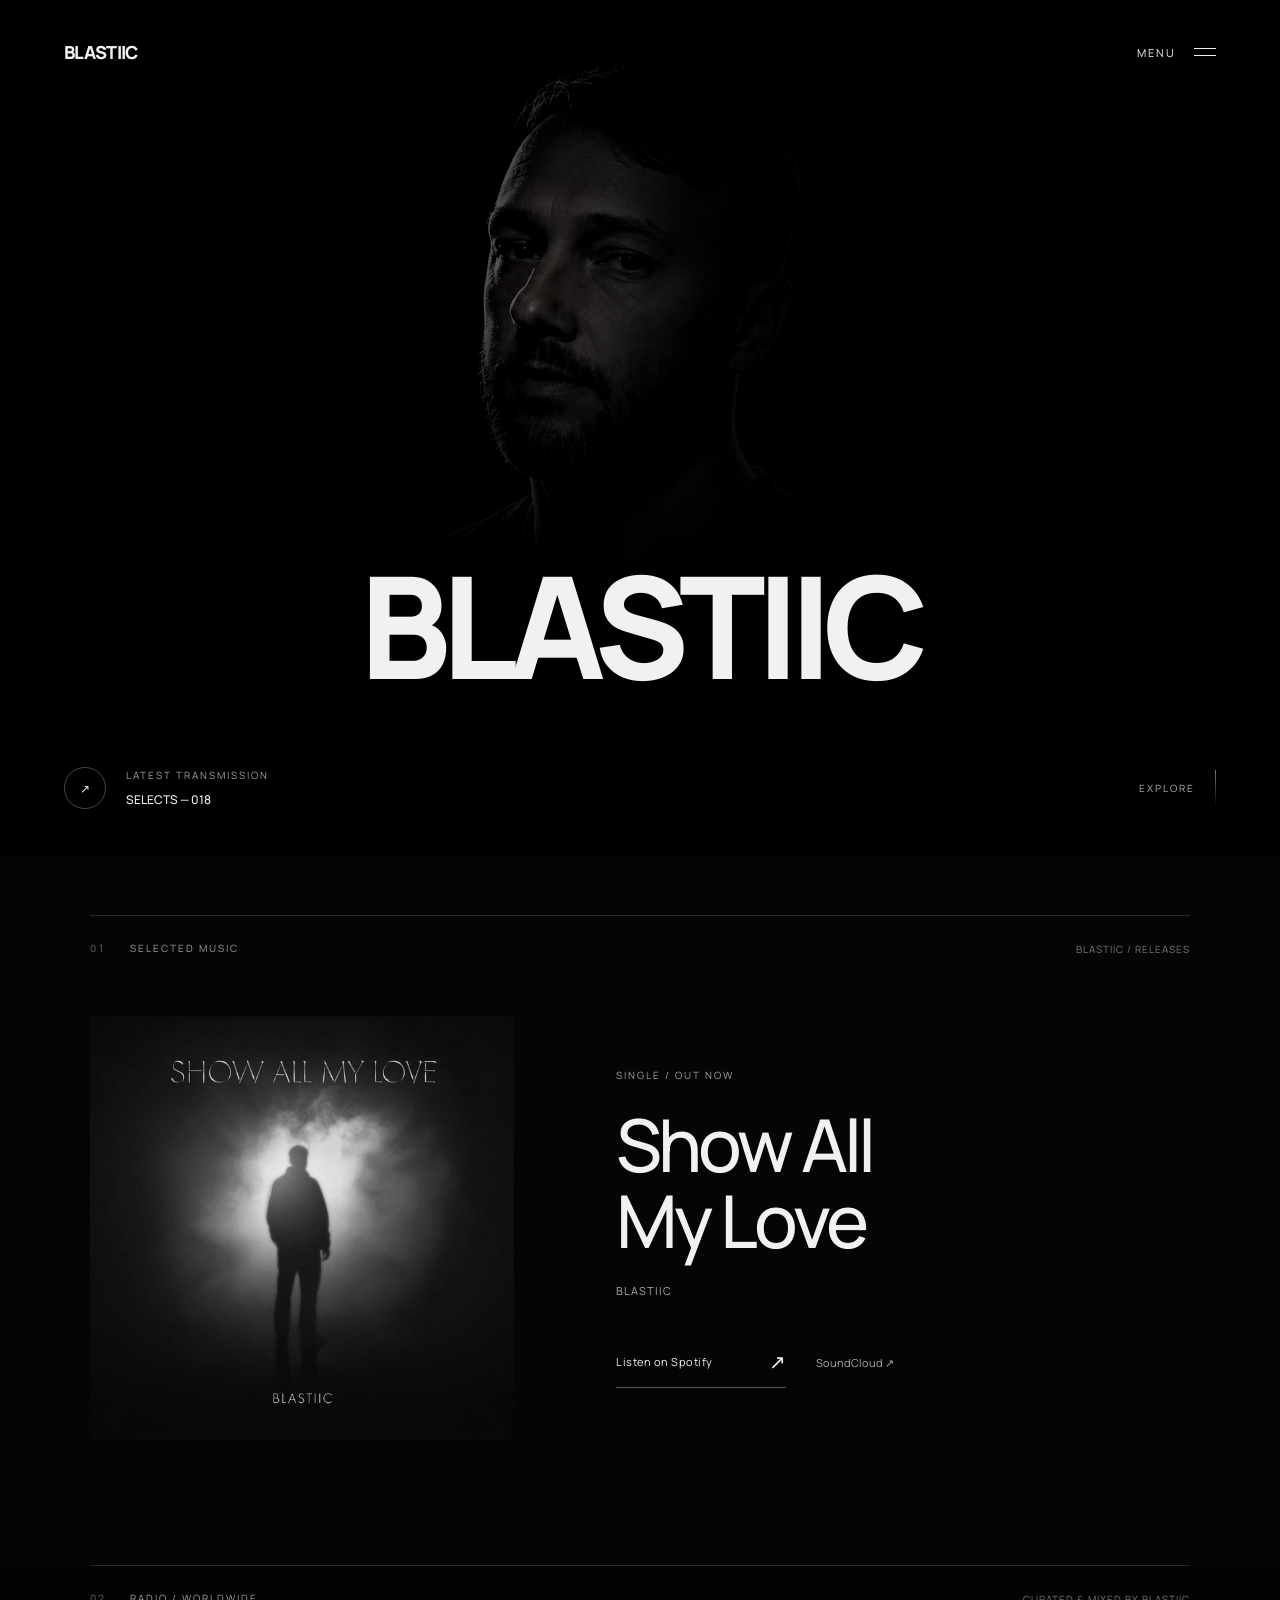
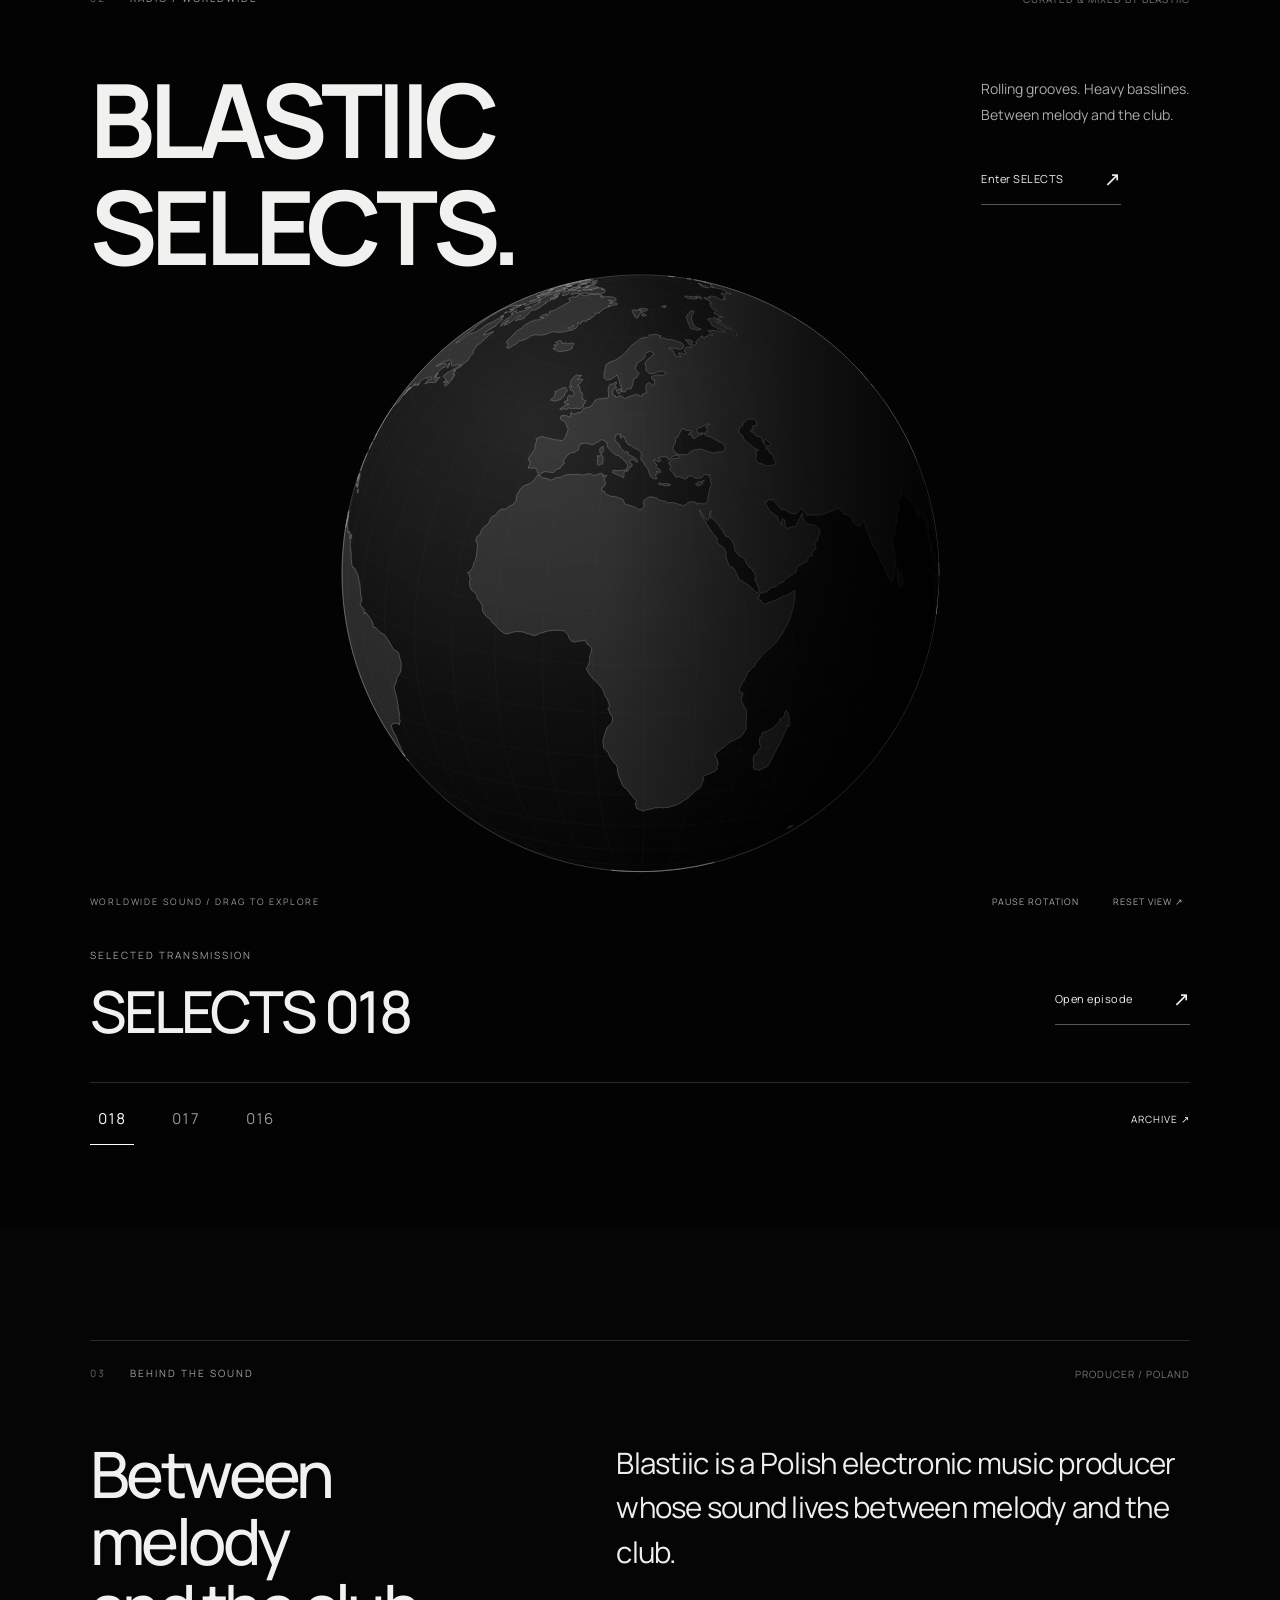
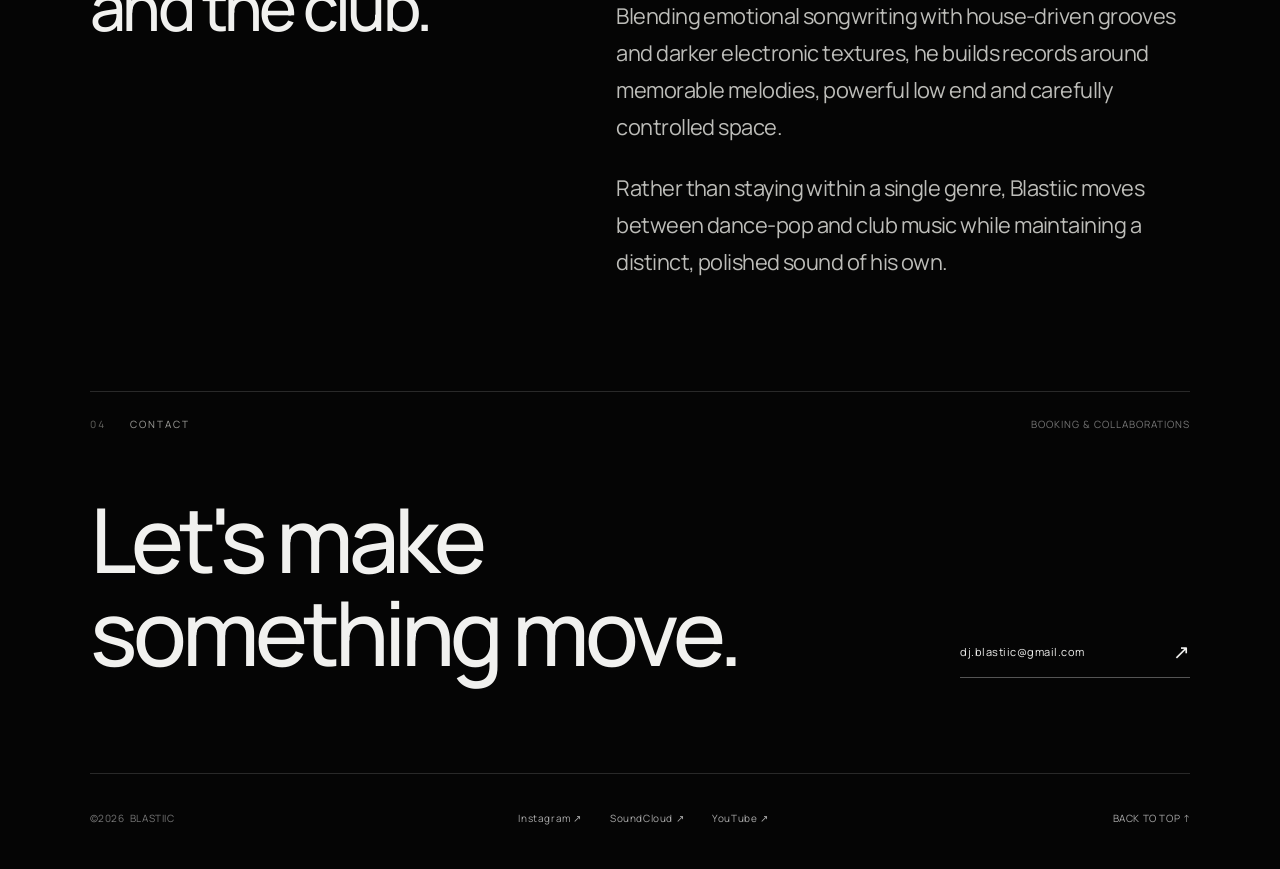
<file: index.html>
<!doctype html>
<html lang="en"><head><meta charset="utf-8"><meta name="viewport" content="width=device-width,initial-scale=1"><meta name="robots" content="index,follow"><title>BLASTIIC — Between melody and the club</title><meta name="description" content="BLASTIIC is a Polish electronic music producer whose sound lives between melody and the club. Discover his music and BLASTIIC SELECTS."><meta name="theme-color" content="#050505"><link rel="preload" href="assets/fonts/manrope-800.ttf" as="font" type="font/ttf" crossorigin><link rel="preload" href="assets/portrait.jpg" as="image"><link rel="stylesheet" href="site.css?v=20261008"><link rel="stylesheet" href="portrait-reveal.css?v=20261008"><link rel="canonical" href="https://blastiic.com/"><meta property="og:type" content="website"><meta property="og:title" content="BLASTIIC — Between melody and the club"><meta property="og:description" content="BLASTIIC is a Polish electronic music producer whose sound lives between melody and the club. Discover his music and BLASTIIC SELECTS."><meta property="og:url" content="https://blastiic.com/"><meta property="og:image" content="https://blastiic.com/assets/social-preview.jpg"><meta name="twitter:card" content="summary_large_image"></head><body>
<a class="skip-link" href="#mono-music">Skip to content</a><div id="blastiic-mono">
<section class="opening" id="mono-home" aria-label="BLASTIIC">
<header class="top"><a class="logo" href="#mono-home" aria-label="BLASTIIC home">BLASTIIC</a><button class="menu" type="button" aria-expanded="false" aria-controls="mono-menu">MENU <span class="lines" aria-hidden="true"></span></button></header>
<div class="portrait-shadow" aria-hidden="true"></div><div class="portrait-veil" aria-hidden="true"></div><img class="portrait" src="assets/portrait.jpg" alt="BLASTIIC portrait in shadow" fetchpriority="high" width="1920" height="1080">
<div class="hero-content"><h1>BLASTIIC</h1></div>
<div class="hero-bottom"><a class="latest-link" href="selects.html"><span class="circle" aria-hidden="true">↗</span><span><span class="meta" id="home-latest-status">LATEST TRANSMISSION</span><strong id="home-latest-title">SELECTS — 018</strong></span></a><a class="explore" href="#mono-music">EXPLORE <span class="vertical" aria-hidden="true"></span></a></div>
<div class="overlay" id="mono-menu" role="dialog" aria-modal="true" aria-label="Navigation" hidden><div class="overlay-top"><span class="logo">BLASTIIC</span><button class="close" type="button">CLOSE ×</button></div><nav class="overlay-nav" aria-label="Main navigation"><a href="#mono-music">Music ↗</a><a href="#mono-selects">Selects ↗</a><a href="#mono-about">About ↗</a><a href="#mono-contact">Contact ↗</a></nav><a class="overlay-bottom" href="mailto:dj.blastiic@gmail.com">dj.blastiic@gmail.com ↗</a></div></section>
<main>
<section class="section music" id="mono-music"><div class="section-top"><p class="section-label"><span>01</span> Selected music</p><span>BLASTIIC / RELEASES</span></div><article class="release-feature"><a class="release-cover" href="https://open.spotify.com/track/4KDV7RV1ReFd1Sumz1GZou" target="_blank" rel="noopener" aria-label="Listen to Show All My Love on Spotify"><img src="assets/show-all-my-love.jpg" width="640" height="640" loading="lazy" alt="Show All My Love official cover"></a><div class="release-copy"><p class="eyebrow">SINGLE / OUT NOW</p><h2>Show All<br>My Love</h2><p class="release-kind">BLASTIIC</p><div class="release-links"><a class="text-link" href="https://open.spotify.com/track/4KDV7RV1ReFd1Sumz1GZou" target="_blank" rel="noopener">Listen on Spotify <span aria-hidden="true">↗</span></a><a class="secondary" href="https://soundcloud.com/blastiic" target="_blank" rel="noopener">SoundCloud ↗</a></div></div></article></section>
<section class="section globe-section" id="mono-selects" aria-label="SELECTS — globe and episodes"><div class="section-top"><p class="section-label"><span>02</span> Radio / worldwide</p><span>CURATED & MIXED BY BLASTIIC</span></div><div class="globe-heading"><h2>BLASTIIC<br>SELECTS.</h2><div class="globe-copy"><p>Rolling grooves. Heavy basslines.<br>Between melody and the club.</p><a class="text-link" href="selects.html">Enter SELECTS <span aria-hidden="true">↗</span></a></div></div>
<div class="globe-stage"><svg class="world-globe" role="img" aria-label="Earth globe. Drag to explore continents"></svg><div class="globe-note">WORLDWIDE SOUND / DRAG TO EXPLORE</div><div class="globe-controls"><button id="globe-pause" type="button" hidden aria-pressed="false">PAUSE ROTATION</button><button id="globe-reset" type="button" hidden>RESET VIEW ↗</button></div></div>
<div class="transmission"><div><span class="meta" id="home-episode-status">SELECTED TRANSMISSION</span><div class="transmission-title" aria-live="polite">SELECTS 018</div></div><a class="episode-watch text-link" href="selects.html?episode=018">Open episode <span aria-hidden="true">↗</span></a></div><div class="episode-picker" aria-label="Choose an episode"><button type="button" data-episode="018" aria-pressed="true">018</button><button type="button" data-episode="017" aria-pressed="false">017</button><button type="button" data-episode="016" aria-pressed="false">016</button><a href="selects.html">ARCHIVE ↗</a></div></section>
<section class="section about" id="mono-about"><div class="section-top"><p class="section-label"><span>03</span> Behind the sound</p><span>PRODUCER / POLAND</span></div><div class="about-grid"><h2>Between melody<br>and the club.</h2><div><p class="lead">Blastiic is a Polish electronic music producer whose sound lives between melody and the club.</p><p>Blending emotional songwriting with house-driven grooves and darker electronic textures, he builds records around memorable melodies, powerful low end and carefully controlled space.</p><p>Rather than staying within a single genre, Blastiic moves between dance-pop and club music while maintaining a distinct, polished sound of his own.</p></div></div></section>
<section class="section contact" id="mono-contact"><div class="section-top"><p class="section-label"><span>04</span> Contact</p><span>BOOKING & COLLABORATIONS</span></div><div class="contact-layout"><h2>Let's make<br>something move.</h2><a class="text-link" href="mailto:dj.blastiic@gmail.com">dj.blastiic@gmail.com <span aria-hidden="true">↗</span></a></div></section>
</main><footer class="footer"><p class="copyright">© <span id="copyright-year">2026</span>&nbsp; BLASTIIC</p><div class="footer-links"><a href="https://www.instagram.com/blastiic_/" target="_blank" rel="noopener">Instagram ↗</a><a href="https://soundcloud.com/blastiic" target="_blank" rel="noopener">SoundCloud ↗</a><a href="https://www.youtube.com/channel/UCkW0Qg98-JCEIg1cCUazvpg" target="_blank" rel="noopener">YouTube ↗</a></div><a href="#mono-home">BACK TO TOP ↑</a></footer></div>
<script src="assets/vendor/d3.min.js" defer></script><script src="assets/vendor/topojson-client.min.js" defer></script><script src="site.js?v=20261101" defer></script><script src="portrait-reveal.js?v=20261008" defer></script></body></html>
</file>
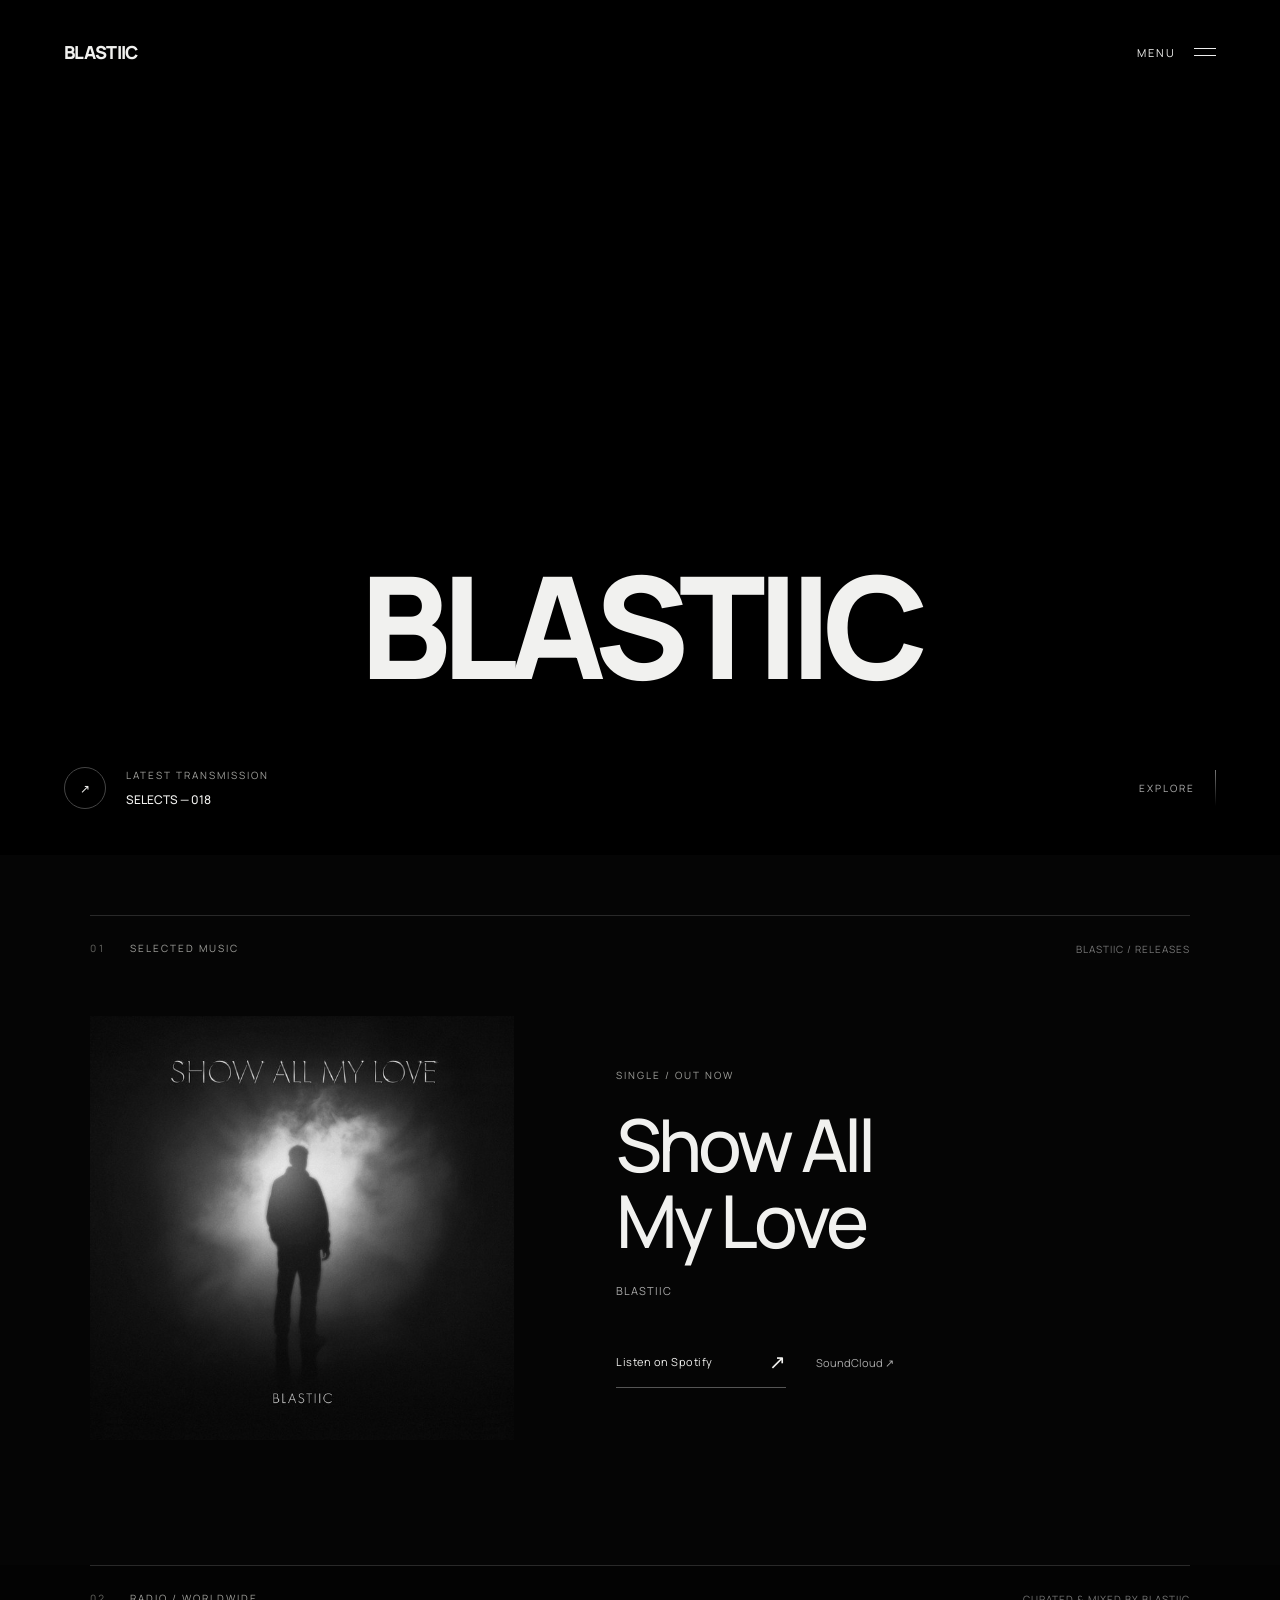
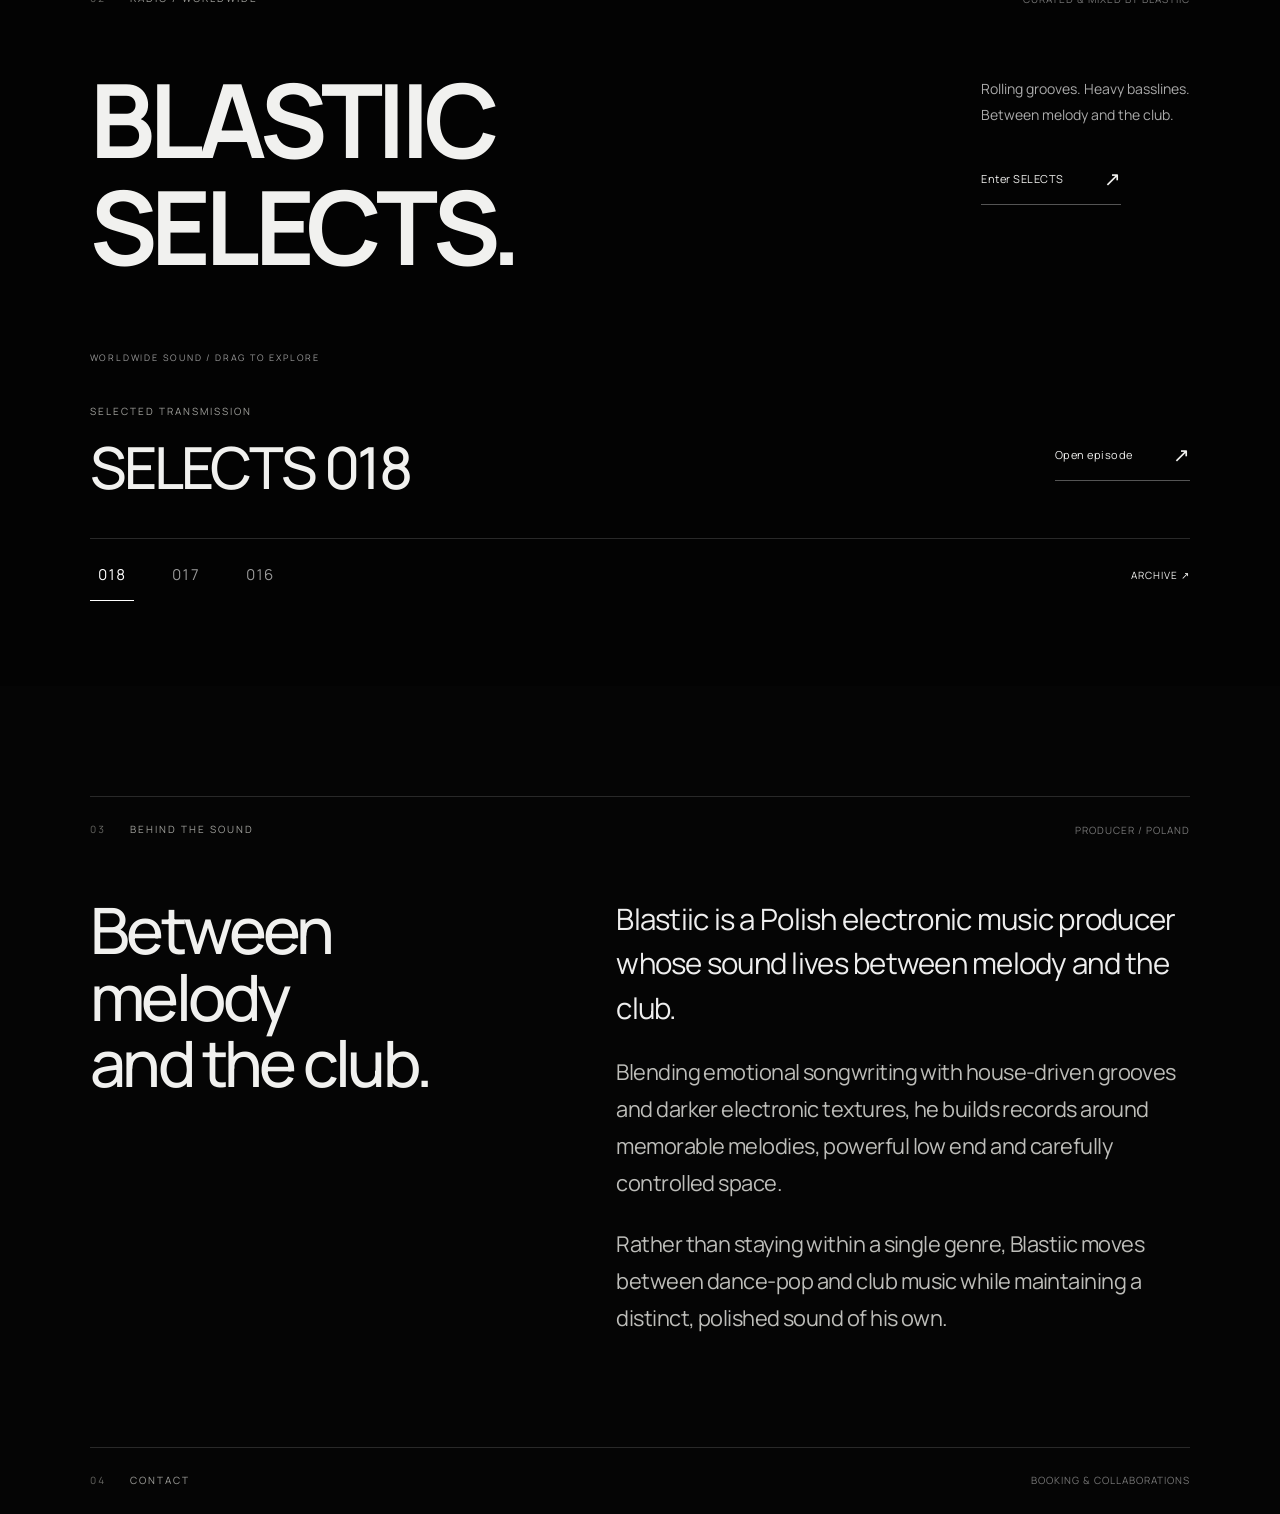
<file: about.html>
<!doctype html><html lang="en"><head><meta charset="utf-8"><meta name="viewport" content="width=device-width,initial-scale=1"><title>About BLASTIIC</title><link rel="canonical" href="https://blastiic.com/"> <meta http-equiv="refresh" content="0;url=/#mono-about"></head><body><a href="/#mono-about">About BLASTIIC ↗</a></body></html>
</file>
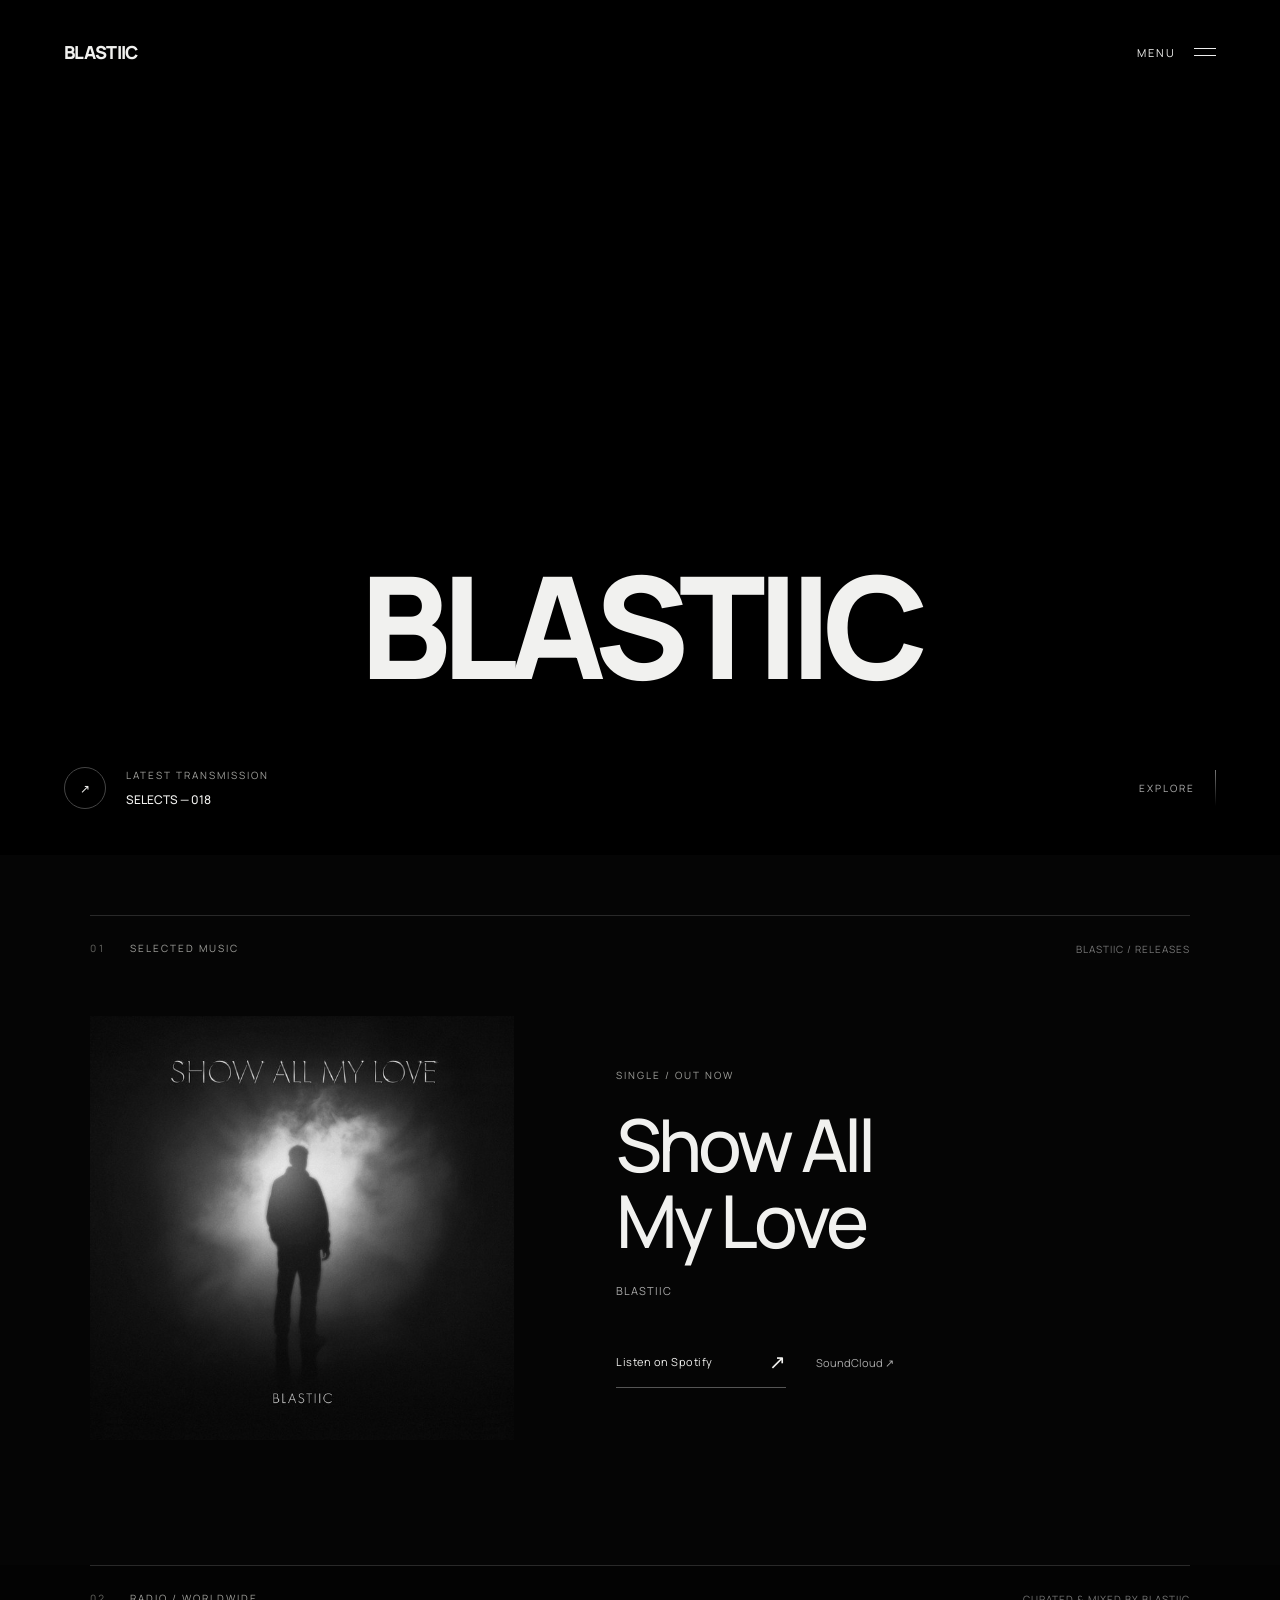
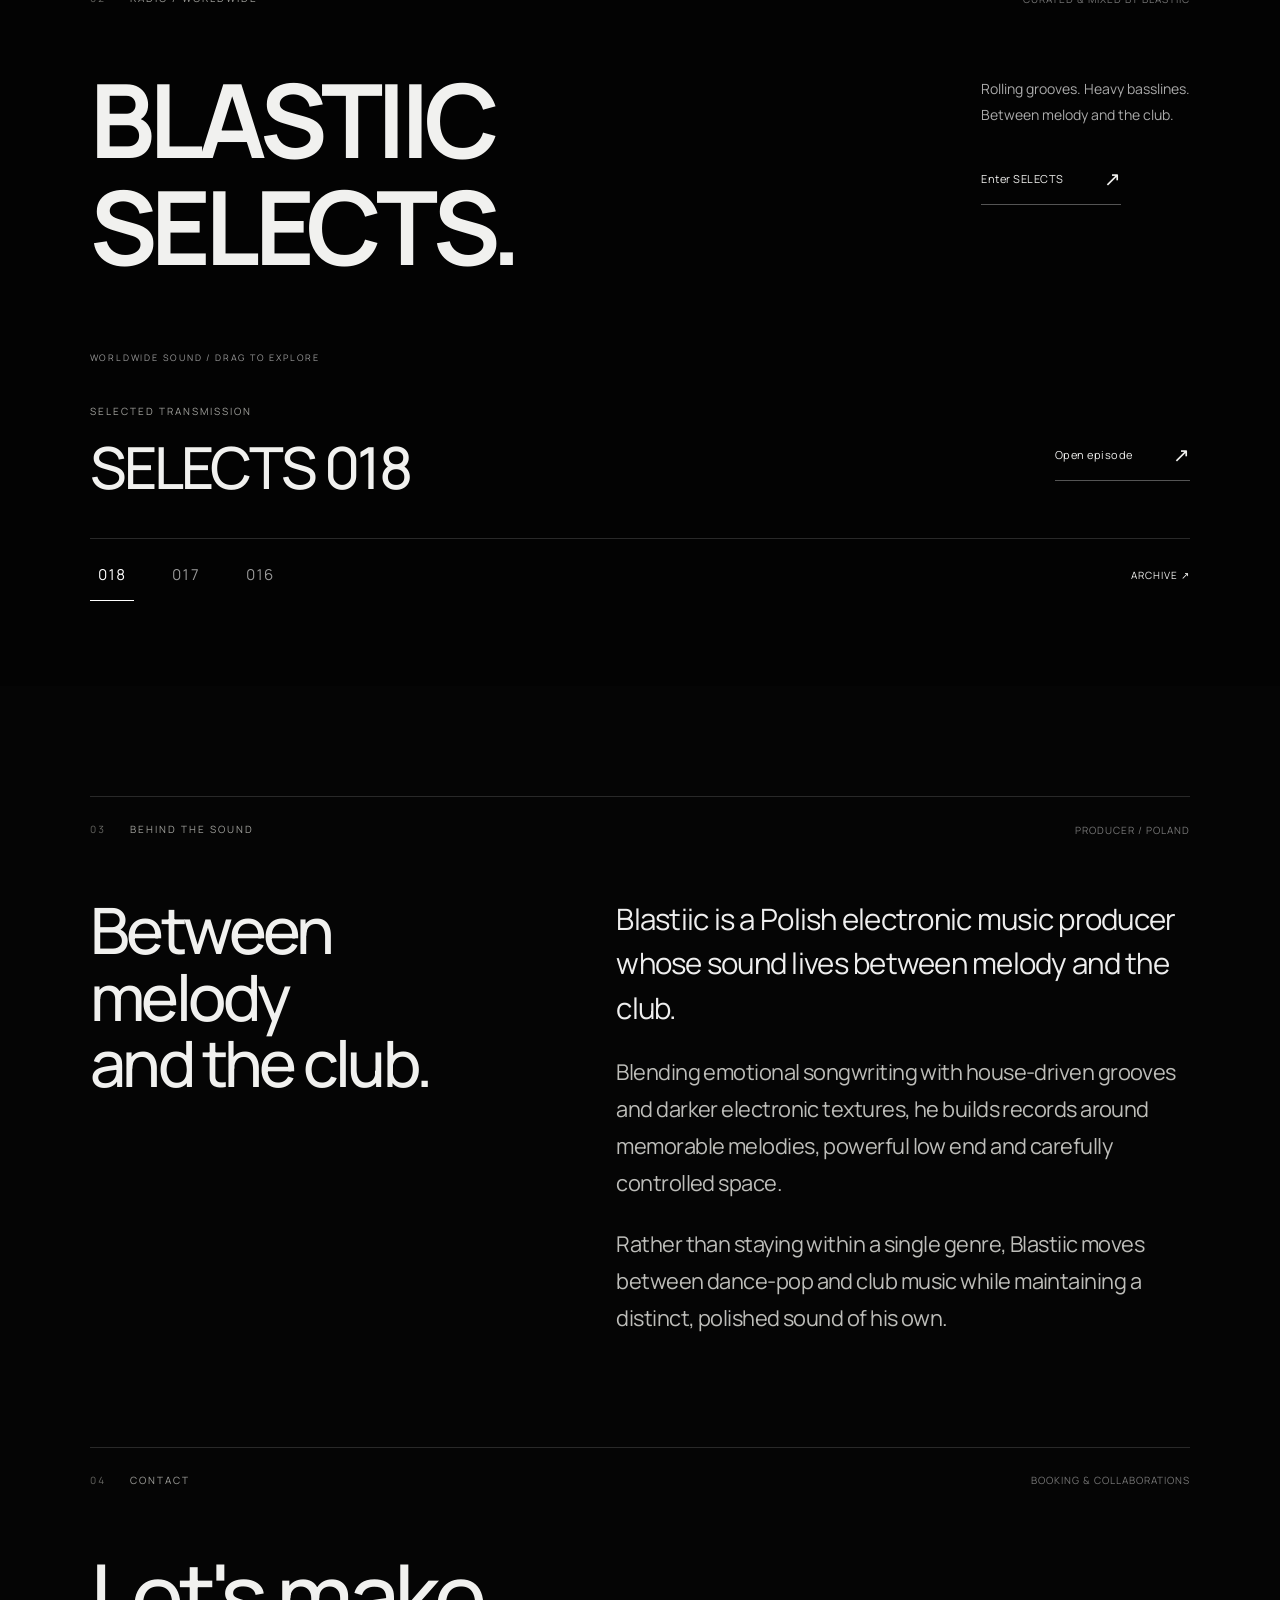
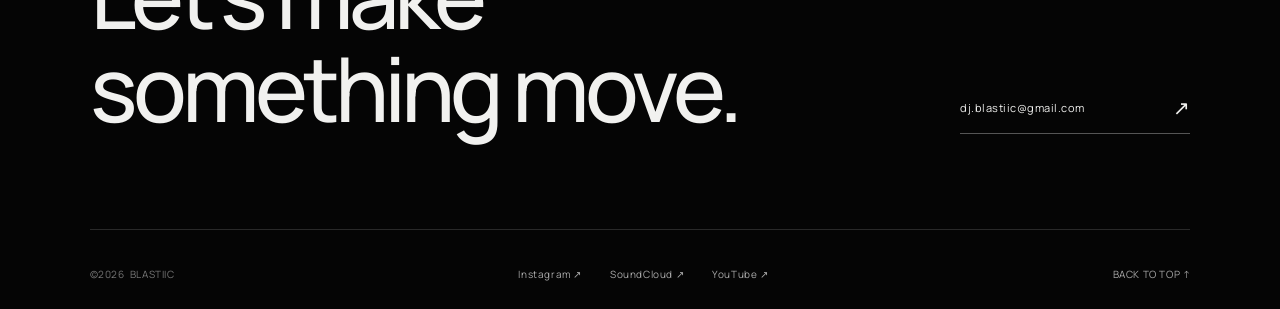
<file: music.html>
<!doctype html><html lang="en"><head><meta charset="utf-8"><meta name="viewport" content="width=device-width,initial-scale=1"><title>BLASTIIC Music</title><link rel="canonical" href="https://blastiic.com/"> <meta http-equiv="refresh" content="0;url=/#mono-music"></head><body><a href="/#mono-music">BLASTIIC Music ↗</a></body></html>
</file>
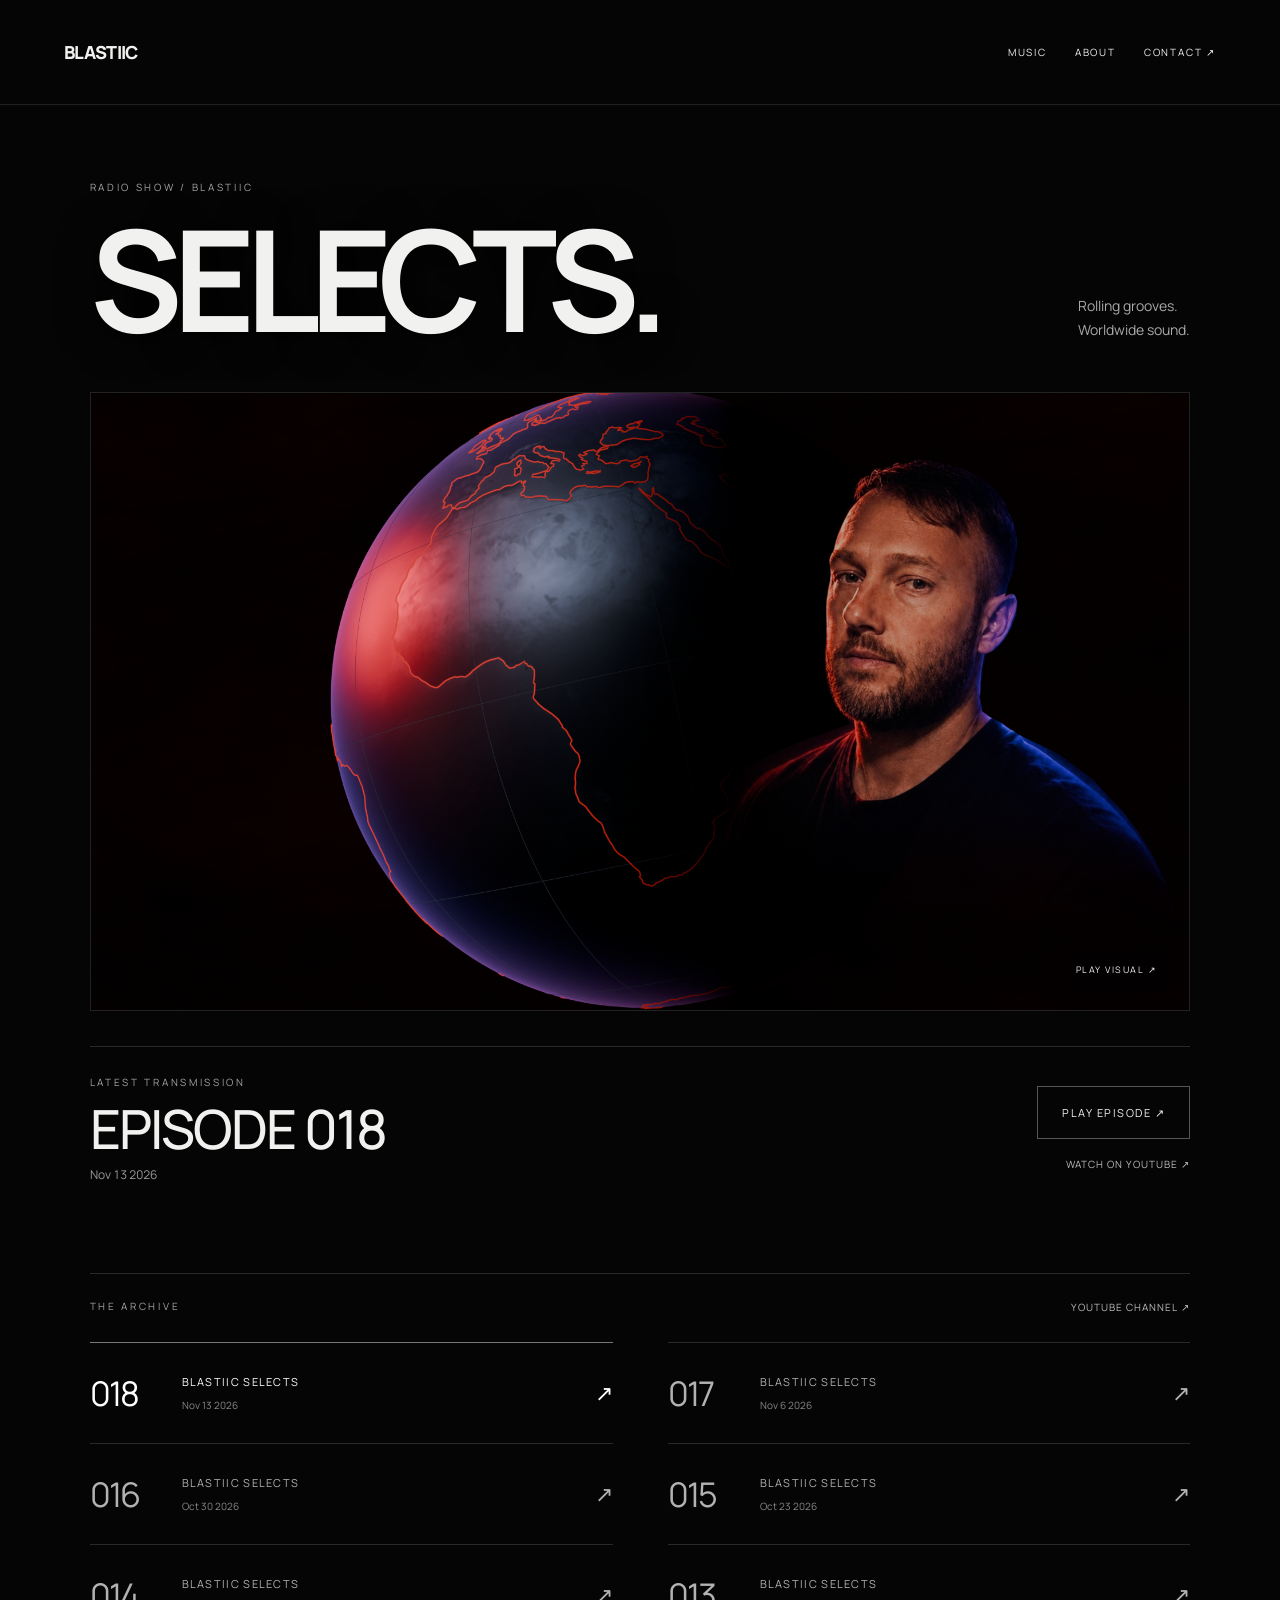
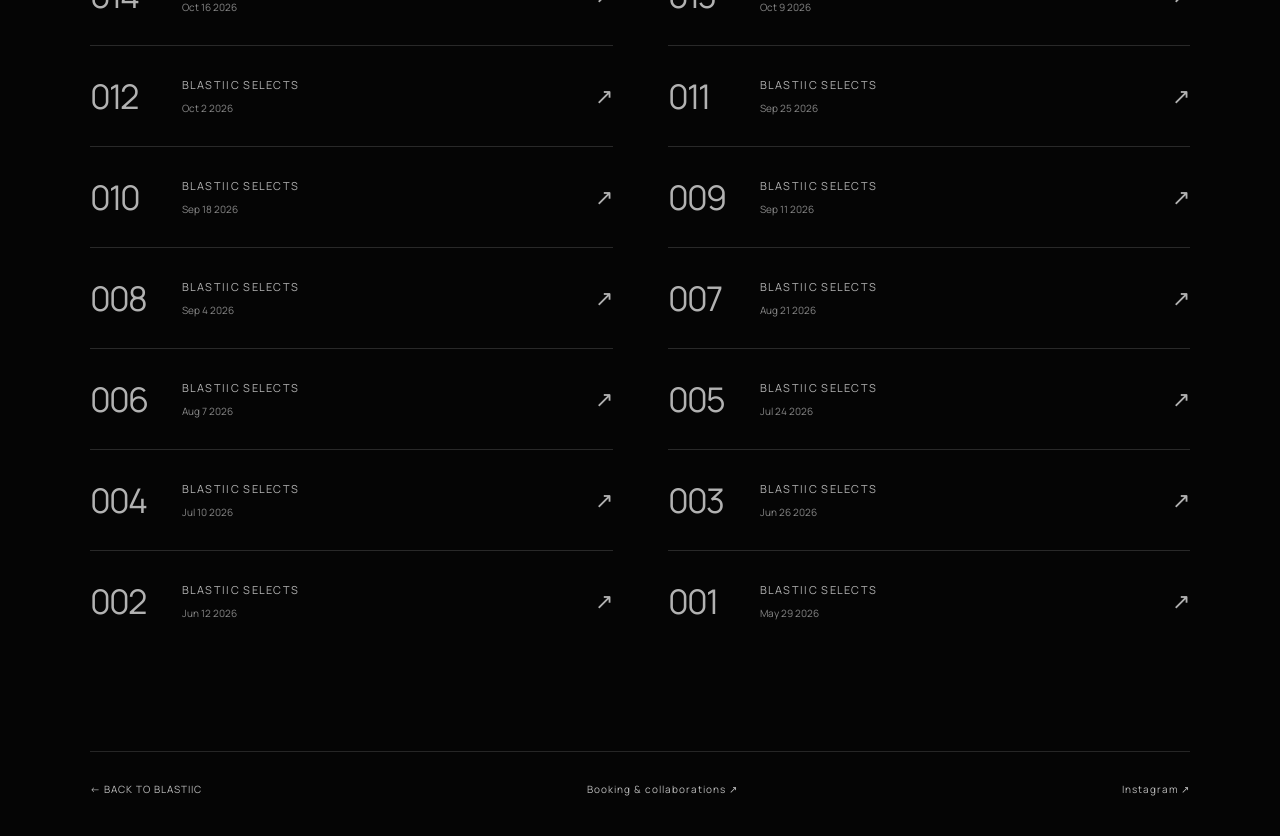
<file: selects.html>
<!doctype html><html lang="en"><head><meta charset="utf-8"><meta name="viewport" content="width=device-width,initial-scale=1"><meta name="robots" content="index,follow"><title>BLASTIIC SELECTS — Radio Show</title><meta name="description" content="BLASTIIC SELECTS. Selected electronic music between melody and the club."><meta name="theme-color" content="#050505"><link rel="stylesheet" href="site.css?v=20261008"><link rel="stylesheet" href="selects.css?v=20261008"><link rel="canonical" href="https://blastiic.com/selects.html"><meta property="og:type" content="website"><meta property="og:title" content="BLASTIIC SELECTS — Radio Show"><meta property="og:description" content="Modern house and club music, curated and mixed by BLASTIIC. Explore every SELECTS episode and the latest premiere."><meta property="og:url" content="https://blastiic.com/selects.html"><meta property="og:image" content="https://blastiic.com/assets/social-preview.jpg"><meta name="twitter:card" content="summary_large_image"></head><body>
<header class="top"><a class="logo" href="index.html">BLASTIIC</a><nav aria-label="Main navigation"><a href="index.html#mono-music">MUSIC</a><a href="index.html#mono-about">ABOUT</a><a href="index.html#mono-contact">CONTACT ↗</a></nav></header>
<main><section class="radio-intro"><p class="eyebrow">RADIO SHOW / BLASTIIC</p><div class="radio-heading"><h1>SELECTS.</h1><p>Rolling grooves.<br>Worldwide sound.</p></div>
<div class="radio-art"><video id="radio-motion" muted loop playsinline preload="none" poster="assets/selects-poster.png" aria-hidden="true"><source src="assets/selects-loop.mp4" type="video/mp4"></video><button id="motion-toggle" type="button" hidden aria-pressed="false">PAUSE VISUAL ↘</button></div>
<div class="transmission"><div><p class="eyebrow" id="episode-status">LATEST EPISODE</p><h2 id="episode-title">EPISODE 018</h2><p class="date" id="episode-date">Nov 13 2026</p></div><div class="watch-actions"><button id="play-episode" type="button">PLAY EPISODE <span aria-hidden="true">↗</span></button><a id="youtube-link" href="https://youtu.be/NKh_hqpDb54" target="_blank" rel="noopener">WATCH ON YOUTUBE ↗</a></div></div>
<div id="episode-player" hidden></div><p id="player-fallback" hidden>Player unavailable? <a href="https://youtube.com/channel/UCkW0Qg98-JCEIg1cCUazvpg" target="_blank" rel="noopener">Watch directly on YouTube ↗</a></p></section>
<section class="archive" aria-label="SELECTS episode archive"><div class="archive-heading"><p class="eyebrow">THE ARCHIVE</p><a href="https://youtube.com/channel/UCkW0Qg98-JCEIg1cCUazvpg" target="_blank" rel="noopener">YOUTUBE CHANNEL ↗</a></div><div class="episode-grid" aria-live="polite"><a class="episode" href="https://youtu.be/NKh_hqpDb54" target="_blank" rel="noopener"><span class="episode-index">018</span><span>BLASTIIC SELECTS<small>Nov 13 2026</small></span><span class="episode-arrow" aria-hidden="true">↗</span></a><a class="episode" href="https://youtu.be/0B_iq2TWQUg" target="_blank" rel="noopener"><span class="episode-index">017</span><span>BLASTIIC SELECTS<small>Nov 6 2026</small></span><span class="episode-arrow" aria-hidden="true">↗</span></a><a class="episode" href="https://youtu.be/xOe4pjvjbtA" target="_blank" rel="noopener"><span class="episode-index">016</span><span>BLASTIIC SELECTS<small>Oct 30 2026</small></span><span class="episode-arrow" aria-hidden="true">↗</span></a><a class="episode" href="https://youtu.be/o5uh7h9jtoU" target="_blank" rel="noopener"><span class="episode-index">015</span><span>BLASTIIC SELECTS<small>Oct 23 2026</small></span><span class="episode-arrow" aria-hidden="true">↗</span></a><a class="episode" href="https://youtu.be/sYNMfUtFeDY" target="_blank" rel="noopener"><span class="episode-index">014</span><span>BLASTIIC SELECTS<small>Oct 16 2026</small></span><span class="episode-arrow" aria-hidden="true">↗</span></a><a class="episode" href="https://youtu.be/DNdVpFz3GtU" target="_blank" rel="noopener"><span class="episode-index">013</span><span>BLASTIIC SELECTS<small>Oct 9 2026</small></span><span class="episode-arrow" aria-hidden="true">↗</span></a><a class="episode" href="https://youtu.be/kWtYAiKC0qQ" target="_blank" rel="noopener"><span class="episode-index">012</span><span>BLASTIIC SELECTS<small>Oct 2 2026</small></span><span class="episode-arrow" aria-hidden="true">↗</span></a><a class="episode" href="https://youtu.be/g7NCyIrKvdU" target="_blank" rel="noopener"><span class="episode-index">011</span><span>BLASTIIC SELECTS<small>Sep 25 2026</small></span><span class="episode-arrow" aria-hidden="true">↗</span></a><a class="episode" href="https://youtu.be/iXj3qfP7HjA" target="_blank" rel="noopener"><span class="episode-index">010</span><span>BLASTIIC SELECTS<small>Sep 18 2026</small></span><span class="episode-arrow" aria-hidden="true">↗</span></a><a class="episode" href="https://youtu.be/7270ZNs9lJI" target="_blank" rel="noopener"><span class="episode-index">009</span><span>BLASTIIC SELECTS<small>Sep 11 2026</small></span><span class="episode-arrow" aria-hidden="true">↗</span></a><a class="episode" href="https://youtu.be/8-zEnAyLRoM" target="_blank" rel="noopener"><span class="episode-index">008</span><span>BLASTIIC SELECTS<small>Sep 4 2026</small></span><span class="episode-arrow" aria-hidden="true">↗</span></a><a class="episode" href="https://youtu.be/TsRTybVvX6k" target="_blank" rel="noopener"><span class="episode-index">007</span><span>BLASTIIC SELECTS<small>Aug 21 2026</small></span><span class="episode-arrow" aria-hidden="true">↗</span></a><a class="episode" href="https://youtu.be/XbtTwWTF2qQ" target="_blank" rel="noopener"><span class="episode-index">006</span><span>BLASTIIC SELECTS<small>Aug 7 2026</small></span><span class="episode-arrow" aria-hidden="true">↗</span></a><a class="episode" href="https://youtu.be/WQvhZC213w0" target="_blank" rel="noopener"><span class="episode-index">005</span><span>BLASTIIC SELECTS<small>Jul 24 2026</small></span><span class="episode-arrow" aria-hidden="true">↗</span></a><a class="episode" href="https://youtu.be/TkiK8XuR3wI" target="_blank" rel="noopener"><span class="episode-index">004</span><span>BLASTIIC SELECTS<small>Jul 10 2026</small></span><span class="episode-arrow" aria-hidden="true">↗</span></a><a class="episode" href="https://youtu.be/loLJL9NUu8o" target="_blank" rel="noopener"><span class="episode-index">003</span><span>BLASTIIC SELECTS<small>Jun 26 2026</small></span><span class="episode-arrow" aria-hidden="true">↗</span></a><a class="episode" href="https://youtu.be/8amL9R9AVE4" target="_blank" rel="noopener"><span class="episode-index">002</span><span>BLASTIIC SELECTS<small>Jun 12 2026</small></span><span class="episode-arrow" aria-hidden="true">↗</span></a><a class="episode" href="https://youtu.be/bgxs9UUdsec" target="_blank" rel="noopener"><span class="episode-index">001</span><span>BLASTIIC SELECTS<small>May 29 2026</small></span><span class="episode-arrow" aria-hidden="true">↗</span></a></div></section>
</main><footer><a href="index.html">← BACK TO BLASTIIC</a><a href="mailto:dj.blastiic@gmail.com">Booking & collaborations ↗</a><a href="https://instagram.com/blastiic_/" target="_blank" rel="noopener">Instagram ↗</a></footer><script src="selects.js?v=20261101"></script></body></html>
</file>
<file: site.css>
@font-face{font-family:Manrope;font-style:normal;font-weight:400;font-display:swap;src:url('assets/fonts/manrope-400.ttf') format('truetype')}
@font-face{font-family:Manrope;font-style:normal;font-weight:500;font-display:swap;src:url('assets/fonts/manrope-500.ttf') format('truetype')}
@font-face{font-family:Manrope;font-style:normal;font-weight:600;font-display:swap;src:url('assets/fonts/manrope-600.ttf') format('truetype')}
@font-face{font-family:Manrope;font-style:normal;font-weight:700;font-display:swap;src:url('assets/fonts/manrope-700.ttf') format('truetype')}
@font-face{font-family:Manrope;font-style:normal;font-weight:800;font-display:swap;src:url('assets/fonts/manrope-800.ttf') format('truetype')}

:root{color-scheme:dark;--ink:#f1f1ef;--muted:#a0a09c;--line:#292929;--gutter:clamp(24px,7vw,112px);--ease:cubic-bezier(.2,.7,.2,1)}
*{box-sizing:border-box}html{scroll-behavior:smooth;background:#050505;scroll-padding-top:30px}body{margin:0;background:#050505;color:var(--ink);font-family:Manrope,Arial,sans-serif;-webkit-font-smoothing:antialiased}a{color:inherit;text-decoration:none}button{font:inherit;color:inherit;cursor:pointer;background:none;border:0}a,button{-webkit-tap-highlight-color:transparent}a:focus-visible,button:focus-visible,svg:focus-visible{outline:2px solid var(--ink);outline-offset:7px}::selection{background:#eee;color:#050505}button[hidden],[hidden]{display:none!important}.skip-link{position:fixed;top:15px;left:24px;z-index:100;transform:translateY(-150%);padding:12px;background:#eee;color:#000}.skip-link:focus{transform:none}
.top{position:relative;z-index:5;display:flex;align-items:center;justify-content:space-between;padding:30px 5%;gap:25px}.logo{font-size:18px;font-weight:800;letter-spacing:-.7px}.top nav{display:flex;gap:28px;font-size:10px;letter-spacing:1.6px}.menu{font-size:11px;letter-spacing:2px;display:flex;align-items:center;gap:18px;min-height:44px;padding:12px 0}.lines{display:block;width:22px;height:8px;border-top:1px solid #eee;border-bottom:1px solid #eee;transition:width .3s}.menu:hover .lines{width:30px}
#blastiic-mono .opening{position:relative;isolation:isolate;overflow:hidden;min-height:855px;background:#000;--portrait-light:47%}.portrait{position:absolute;z-index:-1;left:50%;top:65px;width:100%;height:670px;object-fit:cover;object-position:center 15%}.portrait-shadow{position:absolute;inset:0;pointer-events:none;z-index:0}.hero-content{position:relative;z-index:1;margin-top:450px;text-align:center;padding:0 5%}h1{font-size:clamp(59px,12.9vw,142px);line-height:1;font-weight:800;letter-spacing:-.065em;margin:0;text-shadow:0 2px 40px #000}.hero-bottom{position:relative;z-index:1;margin:70px 5% 0;display:flex;align-items:flex-end;justify-content:space-between;gap:25px;padding-bottom:30px}.latest-link{display:flex;align-items:center;gap:20px;font-size:12px;min-height:44px}.latest-link strong{font-weight:500}.meta,.section-label,.eyebrow{font-size:10px;line-height:1.5;letter-spacing:2px;text-transform:uppercase;color:var(--muted)}.meta{display:block;margin-bottom:8px}.circle{width:42px;height:42px;border:1px solid #454545;border-radius:50%;display:grid;place-items:center;transition:background .3s,color .3s,transform .3s}.latest-link:hover .circle{background:#eee;color:#080808;transform:rotate(45deg)}.explore{font-size:10px;letter-spacing:2px;color:#b1b1b1;display:flex;align-items:center;gap:20px;min-height:44px}.vertical{height:36px;width:1px;background:linear-gradient(#777,transparent)}
.section{padding:110px var(--gutter);max-width:1680px;margin:auto}.section-label{display:flex;gap:24px;align-items:center;margin:0 0 36px}.section-label span{color:#686864;font-variant-numeric:tabular-nums}h2{font-size:clamp(42px,6vw,80px);line-height:1.04;letter-spacing:-.055em;font-weight:500;margin:0}.text-link{display:inline-flex;align-items:center;justify-content:space-between;gap:40px;min-height:44px;font-size:11px;letter-spacing:.5px;border-bottom:1px solid #555;padding:12px 0}.text-link span{font-size:20px;transition:transform .3s var(--ease)}.text-link:hover span{transform:translate(3px,-3px)}.text-link:hover{border-color:#ddd}.section-top{display:flex;align-items:center;justify-content:space-between;gap:24px;border-top:1px solid var(--line);padding-top:25px;margin-bottom:60px}.section-top .section-label{margin:0}.section-top>span{font-size:10px;color:#777;letter-spacing:1px}
.music{padding-top:60px;padding-bottom:125px}.release-feature{display:grid;grid-template-columns:.85fr 1.15fr;align-items:center;gap:clamp(40px,8vw,120px)}.release-cover{display:block;aspect-ratio:1;background:#121212;overflow:hidden}.release-cover img{width:100%;height:100%;object-fit:cover;display:block;filter:grayscale(1);transition:transform .8s var(--ease)}.release-cover:hover img{transform:scale(1.025)}.release-copy .eyebrow{margin:0 0 24px}.release-copy h2{max-width:600px;font-size:clamp(38px,5.7vw,78px)}.release-copy .release-kind{font-size:11px;color:#aaa;letter-spacing:1px;margin:24px 0 38px}.release-links{display:flex;flex-wrap:wrap;gap:30px}.release-links .text-link{min-width:170px}.release-links .secondary{font-size:11px;color:#aaa;display:flex;align-items:center;min-height:44px}
.globe-section{position:relative;background:#030303;overflow:hidden;padding-top:0;padding-bottom:85px}.globe-heading{display:flex;justify-content:space-between;gap:30px;align-items:flex-start;position:relative;z-index:2}.globe-heading h2{font-size:clamp(56px,8vw,108px);font-weight:700;margin:0}.globe-copy{max-width:260px;padding-top:10px}.globe-copy p{color:#aaa;font-size:14px;line-height:1.8;margin:0 0 26px}.globe-stage{position:relative;width:100%;margin-top:-25px}.world-globe{display:block;width:100%;touch-action:pan-y;cursor:grab}.world-globe:active{cursor:grabbing}.globe-note{position:absolute;bottom:40px;left:0;font-size:9px;letter-spacing:1.8px;color:#999;pointer-events:none}.globe-controls{position:absolute;bottom:25px;right:0;display:flex;gap:22px}.globe-controls button{font-size:9px;letter-spacing:1px;min-height:44px;color:#aaa}.transmission{display:flex;align-items:center;justify-content:space-between;gap:25px;position:relative;z-index:2}.transmission-title{font-size:clamp(34px,5vw,58px);letter-spacing:-.05em;font-weight:500}.episode-picker{display:flex;align-items:center;gap:30px;border-top:1px solid var(--line);margin-top:32px;padding-top:10px}.episode-picker button{padding:15px 4px;font-size:15px;color:#999;border-bottom:1px solid transparent;min-width:44px;font-variant-numeric:tabular-nums}.episode-picker button[aria-pressed=true]{color:#fff;border-color:#fff}.episode-picker a{font-size:10px;letter-spacing:1px;margin-left:auto;min-height:44px;display:flex;align-items:center}
.about{padding-top:110px;padding-bottom:110px}.about-grid{display:grid;grid-template-columns:.85fr 1.15fr;gap:clamp(40px,8vw,120px)}.about h2{font-size:clamp(40px,5vw,70px)}.about-grid p{font-size:clamp(17px,1.7vw,23px);line-height:1.7;letter-spacing:-.025em;margin:0;color:#bdbdb9}.about-grid p+p{margin-top:24px}.about .lead{color:#eee;font-size:clamp(21px,2.3vw,31px);line-height:1.5}.contact{padding-top:0;padding-bottom:95px}.contact-layout{display:flex;justify-content:space-between;align-items:flex-end;gap:40px}.contact h2{font-size:clamp(48px,7vw,94px)}.contact .text-link{min-width:230px}.footer{border-top:1px solid var(--line);margin:0 var(--gutter);padding:28px 0 35px;display:flex;justify-content:space-between;gap:24px;font-size:10px;letter-spacing:.6px;color:#aaa;flex-wrap:wrap}.footer-links{display:flex;gap:28px;flex-wrap:wrap}.footer a{min-height:32px;display:inline-flex;align-items:center}.footer a:hover{color:#fff}.copyright{color:#777;margin:0;display:flex;align-items:center}
.overlay{position:fixed;inset:0;background:#080808;z-index:90;padding:30px 5%;display:flex;flex-direction:column;overflow:auto}.overlay-top{display:flex;justify-content:space-between;align-items:center}.overlay-nav{display:flex;flex-direction:column;gap:20px;padding:65px 8%}.overlay-nav a{font-size:clamp(38px,6vw,76px);line-height:1.2;letter-spacing:-.055em;transition:color .25s}.overlay-nav a:hover{color:#999}.close{min-height:44px;padding:14px;font-size:11px;letter-spacing:1px}.overlay-bottom{margin:auto 8% 30px;color:#888;font-size:11px}.enter-view{animation:section-arrive .75s var(--ease)}@keyframes section-arrive{from{opacity:.65;transform:translateY(16px)}to{opacity:1;transform:none}}
@media(min-width:1800px){#blastiic-mono .portrait{max-width:1680px}}
@media(max-width:800px){.release-feature,.about-grid{grid-template-columns:1fr 1fr;gap:35px}.section{padding-top:80px;padding-bottom:80px}.globe-section{padding-top:0}.contact{padding-top:0}.globe-copy{max-width:200px}.globe-copy p{font-size:12px}.section-top{margin-bottom:40px}}
@media(max-width:600px){.top{padding:22px 6%}.top nav{gap:16px;font-size:9px;letter-spacing:1px}#blastiic-mono .opening{min-height:700px}#blastiic-mono .portrait{top:60px;width:155%;height:550px;object-position:center top}#blastiic-mono .hero-content{margin-top:390px}.hero-bottom{margin:70px 6% 0;gap:12px}.latest-link{gap:12px;font-size:11px}.meta{font-size:9px;letter-spacing:1.2px}.explore{font-size:9px;gap:10px}.section{padding:65px var(--gutter)}.music{padding-top:35px}.release-feature,.about-grid{grid-template-columns:1fr;gap:35px}.release-cover{max-width:430px}.release-copy h2{font-size:46px}.release-kind{margin-bottom:25px!important}.section-top{margin-bottom:35px}.globe-section{padding-top:0}.globe-heading{display:block}.globe-heading h2{font-size:64px}.globe-copy{max-width:100%;display:flex;justify-content:space-between;align-items:center;gap:20px;padding-top:24px}.globe-copy p{font-size:12px;max-width:190px;margin:0}.globe-copy .text-link{gap:18px;white-space:nowrap}.globe-stage{margin-top:15px;margin-bottom:20px}.globe-note{bottom:2px;font-size:8px;letter-spacing:1px}.globe-controls{bottom:-14px;gap:14px}.globe-controls button{font-size:8px}.transmission{align-items:flex-start;gap:20px}.transmission-title{font-size:35px}.transmission .text-link{gap:18px;font-size:10px}.episode-picker{gap:14px}.about-grid p{font-size:17px}.about .lead{font-size:23px}.contact{padding-top:0}.contact-layout{display:block}.contact h2{font-size:55px;margin-bottom:26px}.footer{gap:16px}.footer-links{gap:24px}.copyright{width:100%;order:2}.overlay-nav{padding:65px 3%}.overlay-bottom{margin-left:3%}}
@media(prefers-reduced-motion:reduce){html{scroll-behavior:auto}*,*::before,*::after{animation:none!important;transition:none!important}}
@media(max-width:600px){.globe-note{position:static;margin-top:12px;line-height:1.6}.globe-controls{position:static;justify-content:space-between;margin-top:4px}.globe-stage{margin-bottom:24px}.section-top>span{text-align:right;max-width:48%;font-size:9px}.section-top .section-label{font-size:9px;letter-spacing:1.3px;gap:16px}.section-top .section-label span{font-size:9px}}
@media(max-width:359px){.globe-copy{display:block}.globe-copy .text-link{margin-top:14px}.transmission{flex-wrap:wrap}.latest-link{font-size:10px}.hero-bottom .explore{letter-spacing:1px}.contact h2{font-size:48px}}
</file>
<file: portrait-reveal.css>
/* Accepted portrait: scale, exposure and shadow are deliberately retained. */
#blastiic-mono .portrait{filter:brightness(.46) contrast(1.19);opacity:1;transform:translateX(-50%) scale(.88);transform-origin:50% 0%;-webkit-mask-image:linear-gradient(to bottom,#000 0%,#000 43%,#0009 72%,transparent 100%);mask-image:linear-gradient(to bottom,#000 0%,#000 43%,#0009 72%,transparent 100%)}
#blastiic-mono .portrait-shadow{opacity:1;background:linear-gradient(90deg,#000e 0%,#0008 29%,#0002 40%,#0009 51%,#000e 64%,#000 82%),radial-gradient(ellipse at var(--portrait-light) 33%,transparent 5%,#0005 23%,#000d 56%,#000 85%)}
#blastiic-mono .portrait-veil{position:absolute;inset:0 auto 0 0;width:200%;z-index:0;pointer-events:none;opacity:0;background:linear-gradient(105deg,#000 0%,#000 38%,#000e 46%,#0007 54%,transparent 65%);transform:translateX(-70%)}
#blastiic-mono .opening.reveal-playing .portrait-veil{animation:portrait-light-pass 3.8s cubic-bezier(.2,.55,.22,1) both}#blastiic-mono .opening.reveal-playing .portrait{animation:portrait-emerge 3.8s cubic-bezier(.2,.55,.22,1) both}
@keyframes portrait-light-pass{0%,8%{transform:translateX(0);opacity:1}75%{opacity:1}100%{transform:translateX(-70%);opacity:0}}@keyframes portrait-emerge{0%{opacity:.08}25%{opacity:.2}65%{opacity:.8}100%{opacity:1}}
@media(max-width:600px){#blastiic-mono .portrait-shadow{background:linear-gradient(90deg,#000c 0%,#0005 25%,#0002 36%,#0009 51%,#000e 70%,#000 95%),radial-gradient(ellipse at 40% 31%,transparent 5%,#0005 27%,#000d 62%,#000 90%)}}
@media(prefers-reduced-motion:reduce){#blastiic-mono .opening.reveal-playing .portrait,#blastiic-mono .opening.reveal-playing .portrait-veil{animation:none}}
</file>
<file: selects.css>
:root{color-scheme:dark}*{box-sizing:border-box}html{scroll-behavior:smooth;background:#050505}body{margin:0;background:#050505;color:#f1f1ef;font-family:Manrope,Arial,sans-serif}a{color:inherit;text-decoration:none}button{color:inherit;font:inherit;cursor:pointer}a:focus-visible,button:focus-visible{outline:2px solid #fff;outline-offset:6px}.top{padding:30px 5%;display:flex;align-items:center;justify-content:space-between;border-bottom:1px solid #202020}.logo{font-size:18px;font-weight:800;letter-spacing:-.7px}.top nav{display:flex;gap:28px;font-size:10px;letter-spacing:1.8px}main{max-width:1440px;margin:auto}.radio-intro{padding:80px 7% 90px}.eyebrow{font-size:10px;letter-spacing:2.7px;color:#a4a4a4;margin:0 0 20px}.radio-heading{display:flex;align-items:flex-end;justify-content:space-between;gap:30px;margin-bottom:40px}h1{font-size:clamp(64px,11vw,148px);font-weight:700;line-height:.9;letter-spacing:-.07em;margin:0}.radio-heading>p{font-size:15px;line-height:1.7;color:#999;margin:0}.radio-art{aspect-ratio:16/9;position:relative;background:#030303;overflow:hidden}.radio-art video{width:100%;height:100%;object-fit:contain;display:block}#motion-toggle{position:absolute;right:20px;bottom:18px;border:0;background:#0009;font-size:9px;letter-spacing:1.5px;padding:12px}button[hidden],[hidden]{display:none!important}.transmission{display:flex;align-items:center;justify-content:space-between;gap:30px;padding-top:34px}.transmission .eyebrow{margin-bottom:10px}h2{font-size:clamp(30px,4.5vw,54px);font-weight:500;letter-spacing:-2px;margin:0}.date{font-size:12px;color:#999;margin:10px 0 0}.watch-actions{display:flex;align-items:flex-end;flex-direction:column;gap:18px}#play-episode{border:1px solid #555;background:transparent;font-size:11px;letter-spacing:1.5px;padding:18px 24px;display:flex;gap:35px;align-items:center}#play-episode:hover{background:#eee;color:#080808}.watch-actions a,.archive-heading a,footer a{font-size:10px;letter-spacing:1px;color:#bbb}#episode-player{aspect-ratio:16/9;margin-top:35px;background:#101010}#episode-player iframe{display:block;width:100%;height:100%;border:0}.archive{padding:0 7% 100px}.archive-heading{display:flex;align-items:center;justify-content:space-between;margin-bottom:28px}.archive-heading .eyebrow{margin:0}.episode-grid{display:grid;grid-template-columns:1fr 1fr;column-gap:55px}.episode{display:flex;align-items:center;gap:24px;text-align:left;border:0;border-top:1px solid #292929;background:transparent;padding:27px 0;color:#b2b2b2}.episode:hover,.episode[aria-pressed=true]{color:#fff;border-color:#777}.episode-index{font-size:34px;font-weight:400;letter-spacing:-2px;min-width:68px}.episode>span:nth-child(2){font-size:11px;letter-spacing:1.3px}.episode small{display:block;font-size:10px;color:#888;letter-spacing:0;margin-top:9px}.episode-arrow{margin-left:auto;font-size:22px}footer{border-top:1px solid #262626;margin:0 7%;padding:30px 0 40px;display:flex;justify-content:space-between;gap:20px;flex-wrap:wrap}@media(max-width:600px){.top{padding:24px 6%}.top nav{gap:14px;font-size:9px;letter-spacing:1px}.radio-intro{padding:60px 6%}.radio-heading{display:block;margin-bottom:30px}.radio-heading>p{margin-top:24px;font-size:13px}.radio-art{margin:0 -6.82%;}.transmission{align-items:flex-start;flex-direction:column;gap:28px;padding-top:30px}.watch-actions{align-items:flex-start;flex-direction:row;flex-wrap:wrap;gap:20px;align-items:center}#play-episode{padding:16px 20px}.archive{padding:10px 6% 65px}.episode-grid{grid-template-columns:1fr}.archive-heading{gap:20px}.archive-heading a{font-size:9px}.episode{padding:23px 0}.episode-index{font-size:30px}footer{margin:0 6%}}@media(prefers-reduced-motion:reduce){html{scroll-behavior:auto}}

/* Shared optical rhythm, restrained borders and generous archive targets. */
.radio-intro{padding-top:75px}.radio-heading{margin-bottom:50px}.radio-art{border:1px solid #222}.radio-art video{background:#000}.transmission{border-top:1px solid #292929;margin-top:35px;padding-top:28px}.archive-heading{border-top:1px solid #292929;padding-top:25px}.episode{transition:color .25s,border-color .25s}.episode-arrow{transition:transform .3s}.episode:hover .episode-arrow{transform:translate(3px,-3px)}#player-fallback{font-size:12px;line-height:1.7;color:#aaa}#player-fallback a{border-bottom:1px solid #777}.episode[aria-pressed=true] .episode-index{color:#fff}.date{font-variant-numeric:tabular-nums}.top nav a{min-height:44px;display:flex;align-items:center}#play-episode:disabled{opacity:.6;cursor:default}#motion-toggle{min-height:44px}.radio-heading>p{font-size:14px;color:#aaa}.radio-intro .eyebrow{font-size:10px}@media(max-width:600px){.radio-heading{margin-bottom:30px}.radio-intro{padding-top:45px}.radio-art{margin:0;}.top{gap:20px}.transmission{margin-top:22px}.episode{min-height:94px}footer a{min-height:32px;display:flex;align-items:center}}
</file>
